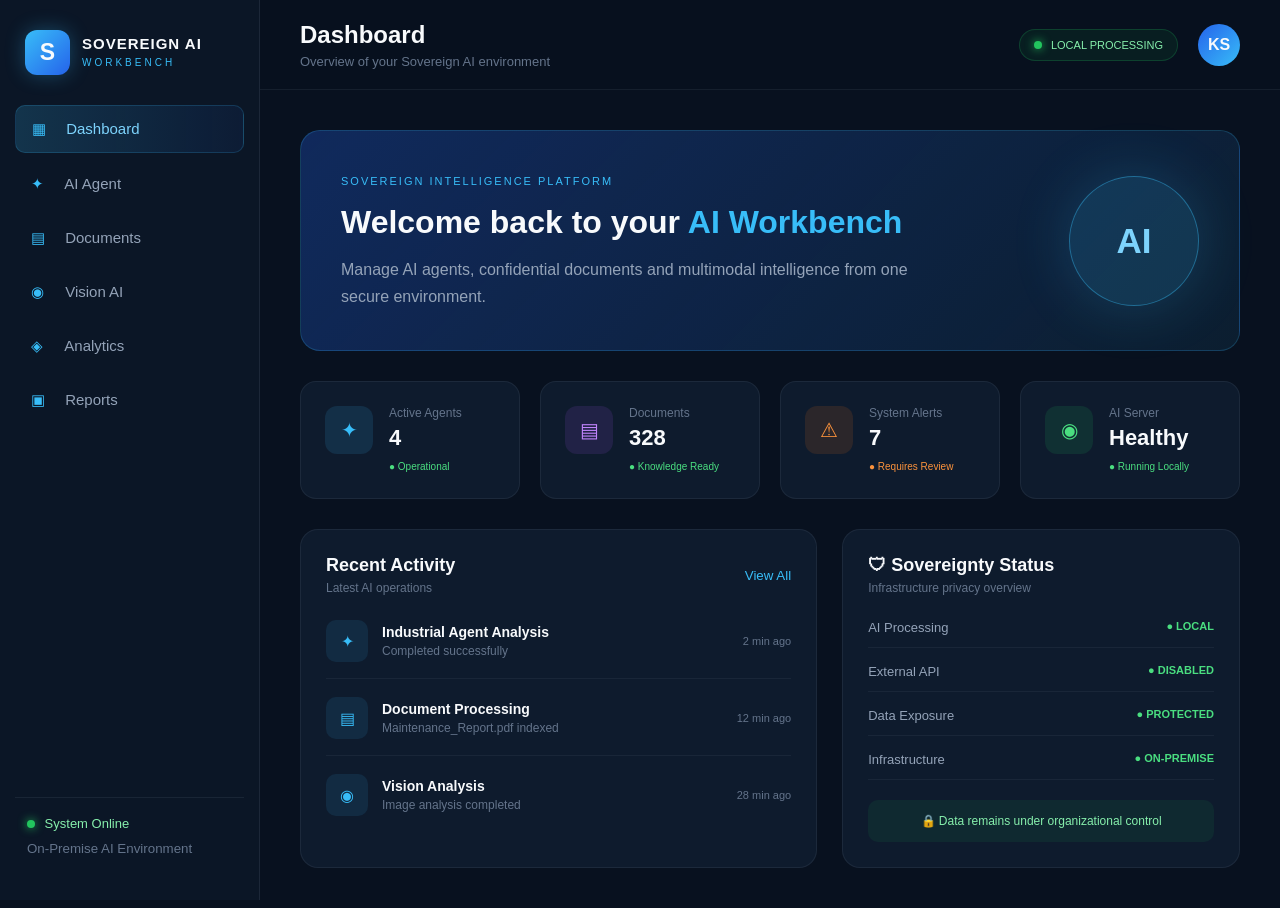
<file: workbench.html>
<!DOCTYPE html>
<html lang="en">

<head>
    <meta charset="UTF-8">
    <meta name="viewport" content="width=device-width, initial-scale=1.0">

    <title>Sovereign AI Workbench</title>

    <link rel="stylesheet" href="workbench.css">
</head>

<body>

    <!-- ================= SIDEBAR ================= -->

    <aside class="sidebar">

        <div class="sidebar-logo">

            <div class="logo-icon">S</div>

            <div>
                <h2>SOVEREIGN AI</h2>
                <span>WORKBENCH</span>
            </div>

        </div>


        <div class="menu">

            <button class="menu-item active" onclick="showSection('dashboard', this)">
                <span>▦</span> Dashboard
            </button>

            <button class="menu-item" onclick="showSection('agent', this)">
                <span>✦</span> AI Agent
            </button>

            <button class="menu-item" onclick="showSection('documents', this)">
                <span>▤</span> Documents
            </button>

            <button class="menu-item" onclick="showSection('vision', this)">
                <span>◉</span> Vision AI
            </button>

            <button class="menu-item" onclick="showSection('analytics', this)">
                <span>◈</span> Analytics
            </button>

            <button class="menu-item" onclick="showSection('reports', this)">
                <span>▣</span> Reports
            </button>

        </div>


        <div class="sidebar-bottom">

            <div class="system-status">
                <span class="status-dot"></span>
                System Online
            </div>

            <small>On-Premise AI Environment</small>

        </div>

    </aside>


    <!-- ================= MAIN CONTENT ================= -->

    <main class="main-content">


        <!-- TOPBAR -->

        <header class="topbar">

            <div>

                <h1 id="pageTitle">Dashboard</h1>

                <p id="pageSubtitle">
                    Overview of your Sovereign AI environment
                </p>

            </div>


            <div class="topbar-right">

                <div class="local-status">
                    <span class="status-dot"></span>
                    LOCAL PROCESSING
                </div>

                <div class="profile">
                    KS
                </div>

            </div>

        </header>


        <!-- ================= DASHBOARD ================= -->

        <section id="dashboard" class="content-section active-section">

            <div class="welcome-banner">

                <div>

                    <span class="small-label">
                        SOVEREIGN INTELLIGENCE PLATFORM
                    </span>

                    <h2>
                        Welcome back to your
                        <span>AI Workbench</span>
                    </h2>

                    <p>
                        Manage AI agents, confidential documents and
                        multimodal intelligence from one secure environment.
                    </p>

                </div>

                <div class="welcome-ai">AI</div>

            </div>


            <div class="stats-grid">

                <div class="stat-card">

                    <div class="stat-icon blue">✦</div>

                    <div>
                        <p>Active Agents</p>
                        <h2>4</h2>
                        <span class="positive">● Operational</span>
                    </div>

                </div>


                <div class="stat-card">

                    <div class="stat-icon purple">▤</div>

                    <div>
                        <p>Documents</p>
                        <h2>328</h2>
                        <span class="positive">● Knowledge Ready</span>
                    </div>

                </div>


                <div class="stat-card">

                    <div class="stat-icon orange">⚠</div>

                    <div>
                        <p>System Alerts</p>
                        <h2>7</h2>
                        <span class="warning-text">● Requires Review</span>
                    </div>

                </div>


                <div class="stat-card">

                    <div class="stat-icon green">◉</div>

                    <div>
                        <p>AI Server</p>
                        <h2>Healthy</h2>
                        <span class="positive">● Running Locally</span>
                    </div>

                </div>

            </div>


            <div class="dashboard-grid">


                <div class="panel">

                    <div class="panel-header">

                        <div>
                            <h3>Recent Activity</h3>
                            <p>Latest AI operations</p>
                        </div>

                        <button class="text-btn">View All</button>

                    </div>


                    <div class="activity-list">

                        <div class="activity-item">

                            <div class="activity-icon">✦</div>

                            <div>
                                <h4>Industrial Agent Analysis</h4>
                                <p>Completed successfully</p>
                            </div>

                            <span>2 min ago</span>

                        </div>


                        <div class="activity-item">

                            <div class="activity-icon">▤</div>

                            <div>
                                <h4>Document Processing</h4>
                                <p>Maintenance_Report.pdf indexed</p>
                            </div>

                            <span>12 min ago</span>

                        </div>


                        <div class="activity-item">

                            <div class="activity-icon">◉</div>

                            <div>
                                <h4>Vision Analysis</h4>
                                <p>Image analysis completed</p>
                            </div>

                            <span>28 min ago</span>

                        </div>

                    </div>

                </div>


                <div class="panel sovereignty-panel">

                    <div class="panel-header">

                        <div>
                            <h3>🛡 Sovereignty Status</h3>
                            <p>Infrastructure privacy overview</p>
                        </div>

                    </div>


                    <div class="sovereignty-list">

                        <div>
                            <span>AI Processing</span>
                            <strong class="success">● LOCAL</strong>
                        </div>

                        <div>
                            <span>External API</span>
                            <strong class="success">● DISABLED</strong>
                        </div>

                        <div>
                            <span>Data Exposure</span>
                            <strong class="success">● PROTECTED</strong>
                        </div>

                        <div>
                            <span>Infrastructure</span>
                            <strong class="success">● ON-PREMISE</strong>
                        </div>

                    </div>


                    <div class="secure-message">
                        🔒 Data remains under organizational control
                    </div>

                </div>

            </div>

        </section>


        <!-- ================= AI AGENT ================= -->

        <section id="agent" class="content-section">

            <div class="agent-page-header">

                <div>

                    <div class="section-status">
                        <span class="status-dot"></span>
                        LOCAL AGENT ONLINE
                    </div>

                    <h2>Sovereign Industrial Assistant</h2>

                    <p>
                        Interact with your private AI agent and analyze
                        confidential industrial information securely.
                    </p>

                </div>


                <button class="clear-btn" onclick="clearChat()">
                    Clear Conversation
                </button>

            </div>


            <!-- FULL WIDTH AI CHAT -->

            <div class="agent-chat-container">


                <div class="agent-info">

                    <div class="agent-avatar">AI</div>

                    <div>

                        <h3>Sovereign AI Agent</h3>

                        <p>
                            Private multimodal industrial intelligence
                        </p>

                    </div>


                    <span class="processing-badge">
                        🔒 Processing Locally
                    </span>

                </div>


                <!-- CHAT AREA -->

                <div class="chat-messages" id="chatMessages">


                    <div class="message ai-message">

                        <div class="message-avatar">AI</div>

                        <div class="message-content">

                            <p>
                                Hello! I am your Sovereign Industrial AI Assistant.
                                I can help analyze confidential documents,
                                industrial data and visual inputs securely
                                within your controlled environment.
                            </p>

                            <span class="message-time">
                                Secure Local Session
                            </span>

                        </div>

                    </div>


                    <!-- SUGGESTED PROMPTS -->

                    <div class="suggested-prompts">

                        <p>Try asking:</p>

                        <button onclick="usePrompt('Analyze the latest maintenance report')">
                            Analyze the latest maintenance report
                        </button>

                        <button onclick="usePrompt('Identify potential industrial risks')">
                            Identify potential industrial risks
                        </button>

                        <button onclick="usePrompt('Summarize uploaded confidential documents')">
                            Summarize uploaded documents
                        </button>

                    </div>

                </div>


                <!-- INPUT -->

                <div class="chat-input-area">

                    <input
                        type="text"
                        id="userInput"
                        placeholder="Ask Sovereign AI anything..."
                        onkeypress="handleEnter(event)"
                    >

                    <button class="send-btn" onclick="sendMessage()">
                        ➤
                    </button>

                </div>


                <div class="chat-footer">

                    <span>🔒 Private AI Session</span>

                    <span>No external data transmission</span>

                </div>

            </div>

        </section>


        <!-- ================= DOCUMENTS ================= -->

        <section id="documents" class="content-section">

            <div class="documents-header">

                <div>

                    <span class="small-label">
                        SECURE KNOWLEDGE BASE
                    </span>

                    <h2>Document Intelligence</h2>

                    <p>
                        Upload and manage confidential documents for
                        secure AI-powered knowledge processing.
                    </p>

                </div>

            </div>


            <div class="document-stats">

                <div class="doc-stat">

                    <span>Total Documents</span>
                    <h2>328</h2>
                    <small>Knowledge Base</small>

                </div>


                <div class="doc-stat">

                    <span>Storage Used</span>
                    <h2>2.4 GB</h2>
                    <small>Secure Storage</small>

                </div>


                <div class="doc-stat">

                    <span>Processed</span>
                    <h2>96%</h2>
                    <small>AI Ready</small>

                </div>

            </div>


            <!-- UPLOAD BOX -->

            <div class="upload-box" id="uploadBox">

                <input
                    type="file"
                    id="fileInput"
                    multiple
                    accept=".pdf,.doc,.docx,.txt,.xlsx"
                    hidden
                >


                <div class="upload-icon">↑</div>

                <h3>Drag & Drop Confidential Files</h3>

                <p>
                    Upload documents securely into your private
                    organizational knowledge environment.
                </p>

                <p class="supported-files">
                    PDF • DOCX • XLSX • TXT
                </p>


                <button
                    class="browse-btn"
                    onclick="document.getElementById('fileInput').click()"
                >
                    Browse Files
                </button>

            </div>


            <!-- PRIVACY NOTE -->

            <div class="privacy-note">

                <span>🔒</span>

                <p>
                    <strong>Privacy Assured:</strong>
                    Your documents remain secure within your controlled
                    infrastructure and are not unnecessarily exposed to
                    external services.
                </p>

            </div>


            <!-- KNOWLEDGE BASE -->

            <div class="documents-panel">

                <div class="panel-header">

                    <div>

                        <h3>Knowledge Base</h3>

                        <p>
                            Secure documents available for AI processing
                        </p>

                    </div>


                    <button class="text-btn">
                        Manage Files
                    </button>

                </div>


                <div class="document-list" id="documentList">


                    <div class="document-item">

                        <div class="document-left">

                            <div class="file-icon pdf">PDF</div>

                            <div>

                                <h4>Maintenance_Report.pdf</h4>

                                <p>2.4 MB • Processed</p>

                            </div>

                        </div>


                        <div class="document-right">

                            <span class="processed">
                                ✓ Processed
                            </span>

                            <button class="more-btn">⋮</button>

                        </div>

                    </div>



                    <div class="document-item">

                        <div class="document-left">

                            <div class="file-icon excel">XLS</div>

                            <div>

                                <h4>Production_Data.xlsx</h4>

                                <p>1.8 MB • Ready</p>

                            </div>

                        </div>


                        <div class="document-right">

                            <span class="ready">
                                ✓ Ready
                            </span>

                            <button class="more-btn">⋮</button>

                        </div>

                    </div>



                    <div class="document-item">

                        <div class="document-left">

                            <div class="file-icon pdf">PDF</div>

                            <div>

                                <h4>Industrial_Safety_Manual.pdf</h4>

                                <p>5.1 MB • Processing</p>

                            </div>

                        </div>


                        <div class="document-right">

                            <span class="processing">
                                ◉ Processing
                            </span>

                            <button class="more-btn">⋮</button>

                        </div>

                    </div>


                </div>

            </div>

        </section>


        <!-- ================= VISION AI ================= -->

        <section id="vision" class="content-section">

            <div class="placeholder-page">

                <div class="placeholder-icon">◉</div>

                <h2>Vision Intelligence</h2>

                <p>
                    Upload industrial images for secure multimodal AI analysis.
                </p>


                <div class="vision-upload">

                    <div class="upload-icon">◉</div>

                    <h3>Upload Industrial Image</h3>

                    <p>PNG • JPG • JPEG</p>

                    <button class="browse-btn">
                        Select Image
                    </button>

                </div>

            </div>

        </section>


        <!-- ================= ANALYTICS ================= -->

        <section id="analytics" class="content-section">

            <div class="placeholder-page">

                <div class="placeholder-icon">◈</div>

                <h2>AI Analytics</h2>

                <p>
                    Monitor AI operations and industrial intelligence insights.
                </p>


                <div class="analytics-placeholder">


                    <div class="chart-card">

                        <h3>AI Processing Activity</h3>

                        <div class="fake-chart">

                            <span></span>
                            <span></span>
                            <span></span>
                            <span></span>
                            <span></span>
                            <span></span>
                            <span></span>

                        </div>

                    </div>


                    <div class="chart-card">

                        <h3>System Performance</h3>

                        <div class="performance-circle">
                            94%
                        </div>

                        <p>Operational Efficiency</p>

                    </div>

                </div>

            </div>

        </section>


        <!-- ================= REPORTS ================= -->

        <section id="reports" class="content-section">

            <div class="placeholder-page reports-page">

                <div class="placeholder-icon">▣</div>

                <h2>AI Reports</h2>

                <p>
                    Generate and manage intelligent industrial reports.
                </p>


                <div class="reports-list">


                    <div class="report-item">

                        <div>

                            <h3>Industrial Analysis Report</h3>

                            <p>Generated Today</p>

                        </div>


                        <button class="download-btn">
                            Download
                        </button>

                    </div>



                    <div class="report-item">

                        <div>

                            <h3>Maintenance Intelligence Report</h3>

                            <p>Generated Yesterday</p>

                        </div>


                        <button class="download-btn">
                            Download
                        </button>

                    </div>


                </div>

            </div>

        </section>


    </main>


    <script src="workbench.js"></script>

</body>

</html>
</file>
<file: workbench.css>
/* ================================
   GLOBAL
================================ */

* {
    margin: 0;
    padding: 0;
    box-sizing: border-box;
}

body {
    font-family: Arial, Helvetica, sans-serif;
    background: #08111f;
    color: #f8fafc;
}


/* ================================
   SIDEBAR
================================ */

.sidebar {
    width: 260px;
    height: 100vh;
    position: fixed;
    left: 0;
    top: 0;
    background: #0b1626;
    border-right: 1px solid rgba(148, 163, 184, 0.12);
    display: flex;
    flex-direction: column;
    padding: 25px 15px;
    z-index: 100;
}

.sidebar-logo {
    display: flex;
    align-items: center;
    gap: 12px;
    padding: 5px 10px 30px;
}

.logo-icon {
    width: 45px;
    height: 45px;
    display: flex;
    align-items: center;
    justify-content: center;
    background: linear-gradient(135deg, #38bdf8, #2563eb);
    border-radius: 12px;
    font-size: 23px;
    font-weight: bold;
    box-shadow: 0 0 20px rgba(56, 189, 248, 0.3);
}

.sidebar-logo h2 {
    font-size: 15px;
    letter-spacing: 1px;
}

.sidebar-logo span {
    font-size: 10px;
    letter-spacing: 3px;
    color: #38bdf8;
}

.menu {
    display: flex;
    flex-direction: column;
    gap: 8px;
}

.menu-item {
    width: 100%;
    border: none;
    background: transparent;
    color: #94a3b8;
    padding: 14px 16px;
    text-align: left;
    border-radius: 10px;
    cursor: pointer;
    font-size: 15px;
    transition: 0.3s;
}

.menu-item span {
    display: inline-block;
    width: 30px;
    color: #38bdf8;
}

.menu-item:hover {
    background: rgba(56, 189, 248, 0.08);
    color: white;
}

.menu-item.active {
    background: linear-gradient(
        90deg,
        rgba(56, 189, 248, 0.18),
        rgba(37, 99, 235, 0.08)
    );
    color: #7dd3fc;
    border: 1px solid rgba(56, 189, 248, 0.18);
}

.sidebar-bottom {
    margin-top: auto;
    padding: 18px 12px;
    border-top: 1px solid rgba(148, 163, 184, 0.1);
}

.system-status {
    font-size: 13px;
    color: #86efac;
    margin-bottom: 8px;
}

.status-dot {
    display: inline-block;
    width: 8px;
    height: 8px;
    background: #22c55e;
    border-radius: 50%;
    margin-right: 6px;
    box-shadow: 0 0 10px #22c55e;
}

.sidebar-bottom small {
    color: #64748b;
}


/* ================================
   MAIN CONTENT
================================ */

.main-content {
    margin-left: 260px;
    min-height: 100vh;
}


/* ================================
   TOPBAR
================================ */

.topbar {
    height: 90px;
    display: flex;
    align-items: center;
    justify-content: space-between;
    padding: 0 40px;
    border-bottom: 1px solid rgba(148, 163, 184, 0.1);
    background: rgba(8, 17, 31, 0.9);
    position: sticky;
    top: 0;
    z-index: 50;
    backdrop-filter: blur(15px);
}

.topbar h1 {
    font-size: 24px;
}

.topbar p {
    color: #64748b;
    font-size: 13px;
    margin-top: 5px;
}

.topbar-right {
    display: flex;
    align-items: center;
    gap: 20px;
}

.local-status {
    font-size: 11px;
    color: #86efac;
    padding: 9px 14px;
    background: rgba(34, 197, 94, 0.08);
    border: 1px solid rgba(34, 197, 94, 0.2);
    border-radius: 30px;
}

.profile {
    width: 42px;
    height: 42px;
    display: flex;
    justify-content: center;
    align-items: center;
    border-radius: 50%;
    background: linear-gradient(135deg, #2563eb, #38bdf8);
    font-weight: bold;
}


/* ================================
   CONTENT SECTIONS
================================ */

.content-section {
    display: none;
    padding: 40px;
    animation: fadeIn 0.4s ease;
}

.active-section {
    display: block;
}

@keyframes fadeIn {
    from {
        opacity: 0;
        transform: translateY(10px);
    }

    to {
        opacity: 1;
        transform: translateY(0);
    }
}


/* ================================
   DASHBOARD
================================ */

.welcome-banner {
    min-height: 210px;
    display: flex;
    justify-content: space-between;
    align-items: center;
    padding: 40px;
    border-radius: 20px;
    background: linear-gradient(
        135deg,
        rgba(37, 99, 235, 0.3),
        rgba(56, 189, 248, 0.08)
    );
    border: 1px solid rgba(56, 189, 248, 0.2);
}

.small-label {
    font-size: 11px;
    letter-spacing: 2px;
    color: #38bdf8;
}

.welcome-banner h2 {
    font-size: 32px;
    margin: 15px 0;
}

.welcome-banner h2 span {
    color: #38bdf8;
}

.welcome-banner p {
    color: #94a3b8;
    max-width: 600px;
    line-height: 1.7;
}

.welcome-ai {
    width: 130px;
    height: 130px;
    display: flex;
    align-items: center;
    justify-content: center;
    border-radius: 50%;
    background: rgba(56, 189, 248, 0.15);
    border: 1px solid rgba(56, 189, 248, 0.4);
    color: #7dd3fc;
    font-size: 35px;
    font-weight: bold;
    box-shadow: 0 0 60px rgba(56, 189, 248, 0.2);
}


/* ================================
   STATS
================================ */

.stats-grid {
    display: grid;
    grid-template-columns: repeat(4, 1fr);
    gap: 20px;
    margin: 30px 0;
}

.stat-card {
    background: #0e1b2d;
    padding: 24px;
    border-radius: 16px;
    border: 1px solid rgba(148, 163, 184, 0.1);
    display: flex;
    gap: 16px;
    transition: 0.3s;
}

.stat-card:hover {
    transform: translateY(-4px);
    border-color: rgba(56, 189, 248, 0.3);
}

.stat-icon {
    width: 48px;
    height: 48px;
    display: flex;
    align-items: center;
    justify-content: center;
    border-radius: 12px;
    font-size: 20px;
}

.blue {
    background: rgba(56, 189, 248, 0.12);
    color: #38bdf8;
}

.purple {
    background: rgba(168, 85, 247, 0.12);
    color: #c084fc;
}

.orange {
    background: rgba(249, 115, 22, 0.12);
    color: #fb923c;
}

.green {
    background: rgba(34, 197, 94, 0.12);
    color: #4ade80;
}

.stat-card p {
    font-size: 12px;
    color: #64748b;
}

.stat-card h2 {
    margin: 5px 0;
    font-size: 22px;
}

.positive {
    font-size: 10px;
    color: #4ade80;
}

.warning-text {
    font-size: 10px;
    color: #fb923c;
}


/* ================================
   PANELS
================================ */

.dashboard-grid {
    display: grid;
    grid-template-columns: 1.3fr 1fr;
    gap: 25px;
}

.panel,
.documents-panel {
    background: #0e1b2d;
    border-radius: 18px;
    border: 1px solid rgba(148, 163, 184, 0.1);
    padding: 25px;
}

.panel-header {
    display: flex;
    justify-content: space-between;
    align-items: center;
    margin-bottom: 25px;
}

.panel-header h3 {
    font-size: 18px;
}

.panel-header p {
    font-size: 12px;
    color: #64748b;
    margin-top: 5px;
}

.text-btn {
    background: transparent;
    border: none;
    color: #38bdf8;
    cursor: pointer;
}


/* ================================
   ACTIVITY
================================ */

.activity-list {
    display: flex;
    flex-direction: column;
    gap: 18px;
}

.activity-item {
    display: flex;
    align-items: center;
    gap: 14px;
    padding-bottom: 16px;
    border-bottom: 1px solid rgba(148, 163, 184, 0.08);
}

.activity-item:last-child {
    border-bottom: none;
}

.activity-icon {
    width: 42px;
    height: 42px;
    display: flex;
    align-items: center;
    justify-content: center;
    border-radius: 10px;
    background: rgba(56, 189, 248, 0.1);
    color: #38bdf8;
}

.activity-item h4 {
    font-size: 14px;
}

.activity-item p {
    font-size: 12px;
    color: #64748b;
    margin-top: 4px;
}

.activity-item > span {
    margin-left: auto;
    color: #64748b;
    font-size: 11px;
}


/* ================================
   SOVEREIGNTY
================================ */

.sovereignty-list {
    display: flex;
    flex-direction: column;
    gap: 16px;
}

.sovereignty-list div {
    display: flex;
    justify-content: space-between;
    padding-bottom: 12px;
    border-bottom: 1px solid rgba(148, 163, 184, 0.08);
    font-size: 13px;
}

.sovereignty-list span {
    color: #94a3b8;
}

.success {
    color: #4ade80;
    font-size: 11px;
}

.secure-message {
    margin-top: 20px;
    padding: 14px;
    border-radius: 10px;
    background: rgba(34, 197, 94, 0.08);
    color: #86efac;
    font-size: 12px;
    text-align: center;
}


/* ================================
   AI AGENT - FULL WIDTH
================================ */

.agent-page-header {
    display: flex;
    justify-content: space-between;
    align-items: flex-start;
    margin-bottom: 30px;
}

.section-status {
    font-size: 11px;
    color: #4ade80;
    letter-spacing: 1px;
    margin-bottom: 12px;
}

.agent-page-header h2 {
    font-size: 28px;
    margin-bottom: 10px;
}

.agent-page-header p {
    color: #94a3b8;
    line-height: 1.6;
}

.clear-btn {
    padding: 10px 16px;
    background: transparent;
    border: 1px solid rgba(148, 163, 184, 0.2);
    color: #94a3b8;
    border-radius: 8px;
    cursor: pointer;
}

.clear-btn:hover {
    color: white;
    border-color: #38bdf8;
}


/* FULL WIDTH CHAT */

.agent-chat-container {
    width: 100%;
    min-height: 600px;
    background: #0e1b2d;
    border: 1px solid rgba(148, 163, 184, 0.12);
    border-radius: 18px;
    display: flex;
    flex-direction: column;
    overflow: hidden;
}

.agent-info {
    display: flex;
    align-items: center;
    gap: 14px;
    padding: 20px 25px;
    border-bottom: 1px solid rgba(148, 163, 184, 0.1);
}

.agent-avatar,
.message-avatar {
    width: 42px;
    height: 42px;
    display: flex;
    justify-content: center;
    align-items: center;
    border-radius: 12px;
    background: linear-gradient(135deg, #38bdf8, #2563eb);
    font-weight: bold;
}

.agent-info h3 {
    font-size: 15px;
}

.agent-info p {
    font-size: 11px;
    color: #64748b;
    margin-top: 4px;
}

.processing-badge {
    margin-left: auto;
    font-size: 11px;
    color: #86efac;
    padding: 8px 12px;
    background: rgba(34, 197, 94, 0.08);
    border-radius: 20px;
}

.chat-messages {
    flex: 1;
    padding: 30px;
    overflow-y: auto;
    min-height: 400px;
}

.message {
    display: flex;
    gap: 12px;
    margin-bottom: 20px;
    max-width: 75%;
}

.message-content {
    background: #132238;
    padding: 16px;
    border-radius: 5px 14px 14px 14px;
    line-height: 1.6;
    font-size: 14px;
    color: #dbeafe;
}

.message-time {
    display: block;
    font-size: 10px;
    color: #64748b;
    margin-top: 10px;
}

.user-message {
    margin-left: auto;
    flex-direction: row-reverse;
}

.user-message .message-content {
    background: linear-gradient(135deg, #2563eb, #1d4ed8);
    border-radius: 14px 5px 14px 14px;
}


/* SUGGESTED PROMPTS */

.suggested-prompts {
    margin-top: 25px;
    max-width: 700px;
}

.suggested-prompts p {
    font-size: 12px;
    color: #64748b;
    margin-bottom: 12px;
}

.suggested-prompts button {
    display: block;
    width: 100%;
    text-align: left;
    margin-bottom: 10px;
    padding: 14px 16px;
    background: rgba(56, 189, 248, 0.05);
    border: 1px solid rgba(56, 189, 248, 0.12);
    border-radius: 10px;
    color: #94a3b8;
    cursor: pointer;
    transition: 0.3s;
}

.suggested-prompts button:hover {
    border-color: #38bdf8;
    background: rgba(56, 189, 248, 0.1);
    color: white;
}


/* CHAT INPUT */

.chat-input-area {
    display: flex;
    gap: 10px;
    padding: 18px 25px;
    border-top: 1px solid rgba(148, 163, 184, 0.1);
}

.chat-input-area input {
    flex: 1;
    padding: 14px 18px;
    background: #08111f;
    border: 1px solid rgba(148, 163, 184, 0.15);
    border-radius: 10px;
    color: white;
    outline: none;
}

.chat-input-area input:focus {
    border-color: #38bdf8;
}

.send-btn {
    width: 50px;
    border: none;
    border-radius: 10px;
    background: linear-gradient(135deg, #38bdf8, #2563eb);
    color: white;
    cursor: pointer;
    font-size: 18px;
}

.chat-footer {
    display: flex;
    justify-content: space-between;
    padding: 10px 25px;
    color: #64748b;
    font-size: 10px;
    background: #0b1626;
}


/* ================================
   DOCUMENTS
================================ */

.documents-header {
    margin-bottom: 25px;
}

.documents-header h2 {
    font-size: 30px;
    margin: 12px 0;
}

.documents-header p {
    color: #94a3b8;
}

.document-stats {
    display: grid;
    grid-template-columns: repeat(3, 1fr);
    gap: 20px;
    margin-bottom: 25px;
}

.doc-stat {
    padding: 22px;
    background: #0e1b2d;
    border: 1px solid rgba(148, 163, 184, 0.1);
    border-radius: 14px;
}

.doc-stat span {
    color: #64748b;
    font-size: 12px;
}

.doc-stat h2 {
    margin: 8px 0;
}

.doc-stat small {
    color: #4ade80;
}


/* UPLOAD BOX */

.upload-box {
    padding: 55px 30px;
    text-align: center;
    background: rgba(56, 189, 248, 0.03);
    border: 2px dashed rgba(56, 189, 248, 0.3);
    border-radius: 18px;
    transition: 0.3s;
}

.upload-box.dragover {
    background: rgba(56, 189, 248, 0.1);
    border-color: #38bdf8;
}

.upload-icon {
    width: 65px;
    height: 65px;
    display: flex;
    justify-content: center;
    align-items: center;
    margin: auto auto 18px;
    border-radius: 18px;
    background: rgba(56, 189, 248, 0.1);
    color: #38bdf8;
    font-size: 30px;
}

.upload-box h3 {
    margin-bottom: 10px;
}

.upload-box p {
    color: #94a3b8;
    font-size: 14px;
}

.supported-files {
    margin: 12px 0 20px;
    color: #64748b !important;
    font-size: 12px !important;
}

.browse-btn {
    padding: 12px 22px;
    border: none;
    border-radius: 8px;
    background: linear-gradient(135deg, #38bdf8, #2563eb);
    color: white;
    cursor: pointer;
    font-weight: bold;
}


/* PRIVACY NOTE */

.privacy-note {
    display: flex;
    align-items: center;
    gap: 12px;
    margin: 18px 0 25px;
    padding: 15px 18px;
    background: rgba(34, 197, 94, 0.06);
    border: 1px solid rgba(34, 197, 94, 0.18);
    border-radius: 10px;
    color: #bbf7d0;
    font-size: 13px;
    line-height: 1.5;
}

.privacy-note span {
    font-size: 20px;
}

.privacy-note strong {
    color: #86efac;
}


/* DOCUMENT LIST */

.document-list {
    display: flex;
    flex-direction: column;
}

.document-item {
    display: flex;
    justify-content: space-between;
    align-items: center;
    padding: 18px 0;
    border-bottom: 1px solid rgba(148, 163, 184, 0.08);
}

.document-item:last-child {
    border-bottom: none;
}

.document-left {
    display: flex;
    align-items: center;
    gap: 15px;
}

.file-icon {
    width: 42px;
    height: 42px;
    display: flex;
    align-items: center;
    justify-content: center;
    border-radius: 10px;
    font-size: 10px;
    font-weight: bold;
}

.pdf {
    background: rgba(239, 68, 68, 0.12);
    color: #f87171;
}

.excel {
    background: rgba(34, 197, 94, 0.12);
    color: #4ade80;
}

.document-left h4 {
    font-size: 14px;
}

.document-left p {
    font-size: 11px;
    color: #64748b;
    margin-top: 5px;
}

.document-right {
    display: flex;
    align-items: center;
    gap: 18px;
}

.processed,
.ready,
.processing {
    font-size: 11px;
    padding: 7px 10px;
    border-radius: 20px;
}

.processed {
    color: #4ade80;
    background: rgba(34, 197, 94, 0.08);
}

.ready {
    color: #38bdf8;
    background: rgba(56, 189, 248, 0.08);
}

.processing {
    color: #fbbf24;
    background: rgba(251, 191, 36, 0.08);
}

.more-btn {
    background: transparent;
    border: none;
    color: #94a3b8;
    font-size: 20px;
    cursor: pointer;
}


/* ================================
   VISION / ANALYTICS / REPORTS
================================ */

.placeholder-page {
    text-align: center;
    max-width: 1000px;
    margin: 40px auto;
}

.placeholder-icon {
    width: 70px;
    height: 70px;
    display: flex;
    align-items: center;
    justify-content: center;
    margin: auto auto 20px;
    border-radius: 18px;
    background: rgba(56, 189, 248, 0.1);
    color: #38bdf8;
    font-size: 30px;
}

.placeholder-page > p {
    color: #94a3b8;
    margin: 12px 0 30px;
}

.vision-upload {
    padding: 50px;
    background: #0e1b2d;
    border: 2px dashed rgba(56, 189, 248, 0.25);
    border-radius: 18px;
}

.analytics-placeholder {
    display: grid;
    grid-template-columns: 1fr 1fr;
    gap: 20px;
    margin-top: 30px;
}

.chart-card {
    background: #0e1b2d;
    padding: 30px;
    border-radius: 16px;
    border: 1px solid rgba(148, 163, 184, 0.1);
}

.fake-chart {
    height: 180px;
    display: flex;
    align-items: flex-end;
    justify-content: space-around;
    margin-top: 25px;
}

.fake-chart span {
    width: 25px;
    background: linear-gradient(to top, #2563eb, #38bdf8);
    border-radius: 5px 5px 0 0;
}

.fake-chart span:nth-child(1) { height: 50px; }
.fake-chart span:nth-child(2) { height: 100px; }
.fake-chart span:nth-child(3) { height: 75px; }
.fake-chart span:nth-child(4) { height: 150px; }
.fake-chart span:nth-child(5) { height: 120px; }
.fake-chart span:nth-child(6) { height: 170px; }
.fake-chart span:nth-child(7) { height: 130px; }

.performance-circle {
    width: 140px;
    height: 140px;
    display: flex;
    align-items: center;
    justify-content: center;
    margin: 30px auto 15px;
    border-radius: 50%;
    border: 10px solid #38bdf8;
    font-size: 30px;
    font-weight: bold;
    color: #7dd3fc;
}

.reports-list {
    text-align: left;
    display: flex;
    flex-direction: column;
    gap: 15px;
}

.report-item {
    display: flex;
    justify-content: space-between;
    align-items: center;
    padding: 20px;
    background: #0e1b2d;
    border: 1px solid rgba(148, 163, 184, 0.1);
    border-radius: 12px;
}

.report-item p {
    color: #64748b;
    font-size: 12px;
    margin-top: 5px;
}

.download-btn {
    padding: 10px 16px;
    background: rgba(56, 189, 248, 0.1);
    border: 1px solid rgba(56, 189, 248, 0.3);
    border-radius: 7px;
    color: #38bdf8;
    cursor: pointer;
}


/* ================================
   RESPONSIVE
================================ */

@media (max-width: 1100px) {

    .stats-grid {
        grid-template-columns: repeat(2, 1fr);
    }

    .dashboard-grid {
        grid-template-columns: 1fr;
    }

}


@media (max-width: 850px) {

    .sidebar {
        width: 75px;
    }

    .sidebar-logo div:not(.logo-icon),
    .sidebar-bottom {
        display: none;
    }

    .sidebar-logo {
        justify-content: center;
    }

    .menu-item {
        text-align: center;
        font-size: 0;
    }

    .menu-item span {
        width: auto;
        font-size: 20px;
    }

    .main-content {
        margin-left: 75px;
    }

}


@media (max-width: 650px) {

    .content-section {
        padding: 25px 18px;
    }

    .topbar {
        padding: 0 20px;
    }

    .local-status {
        display: none;
    }

    .welcome-banner {
        padding: 30px;
    }

    .welcome-ai {
        display: none;
    }

    .stats-grid,
    .document-stats,
    .analytics-placeholder {
        grid-template-columns: 1fr;
    }

    .agent-page-header {
        flex-direction: column;
        gap: 15px;
    }

    .processing-badge {
        display: none;
    }

    .document-item {
        align-items: flex-start;
    }

    .document-right {
        margin-left: 10px;
    }

    .chat-footer {
        flex-direction: column;
        gap: 5px;
    }

}
</file>
